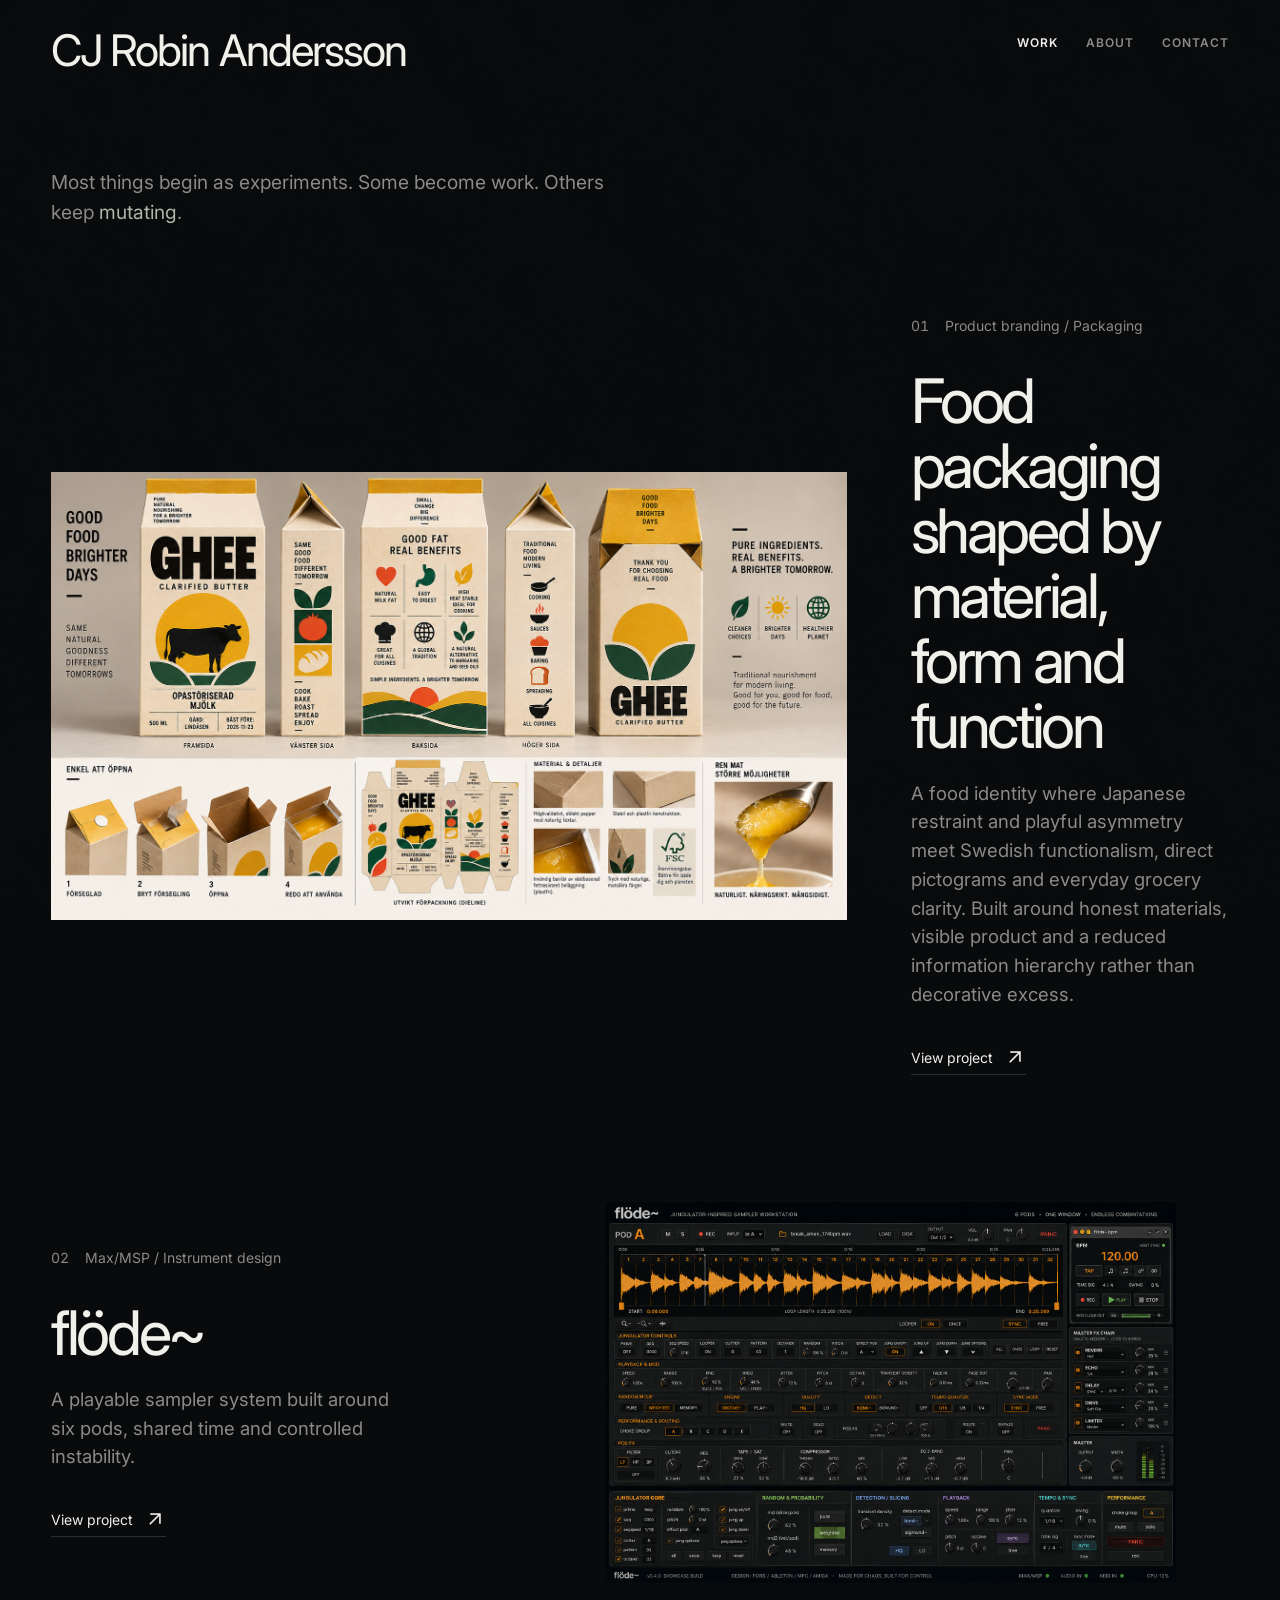
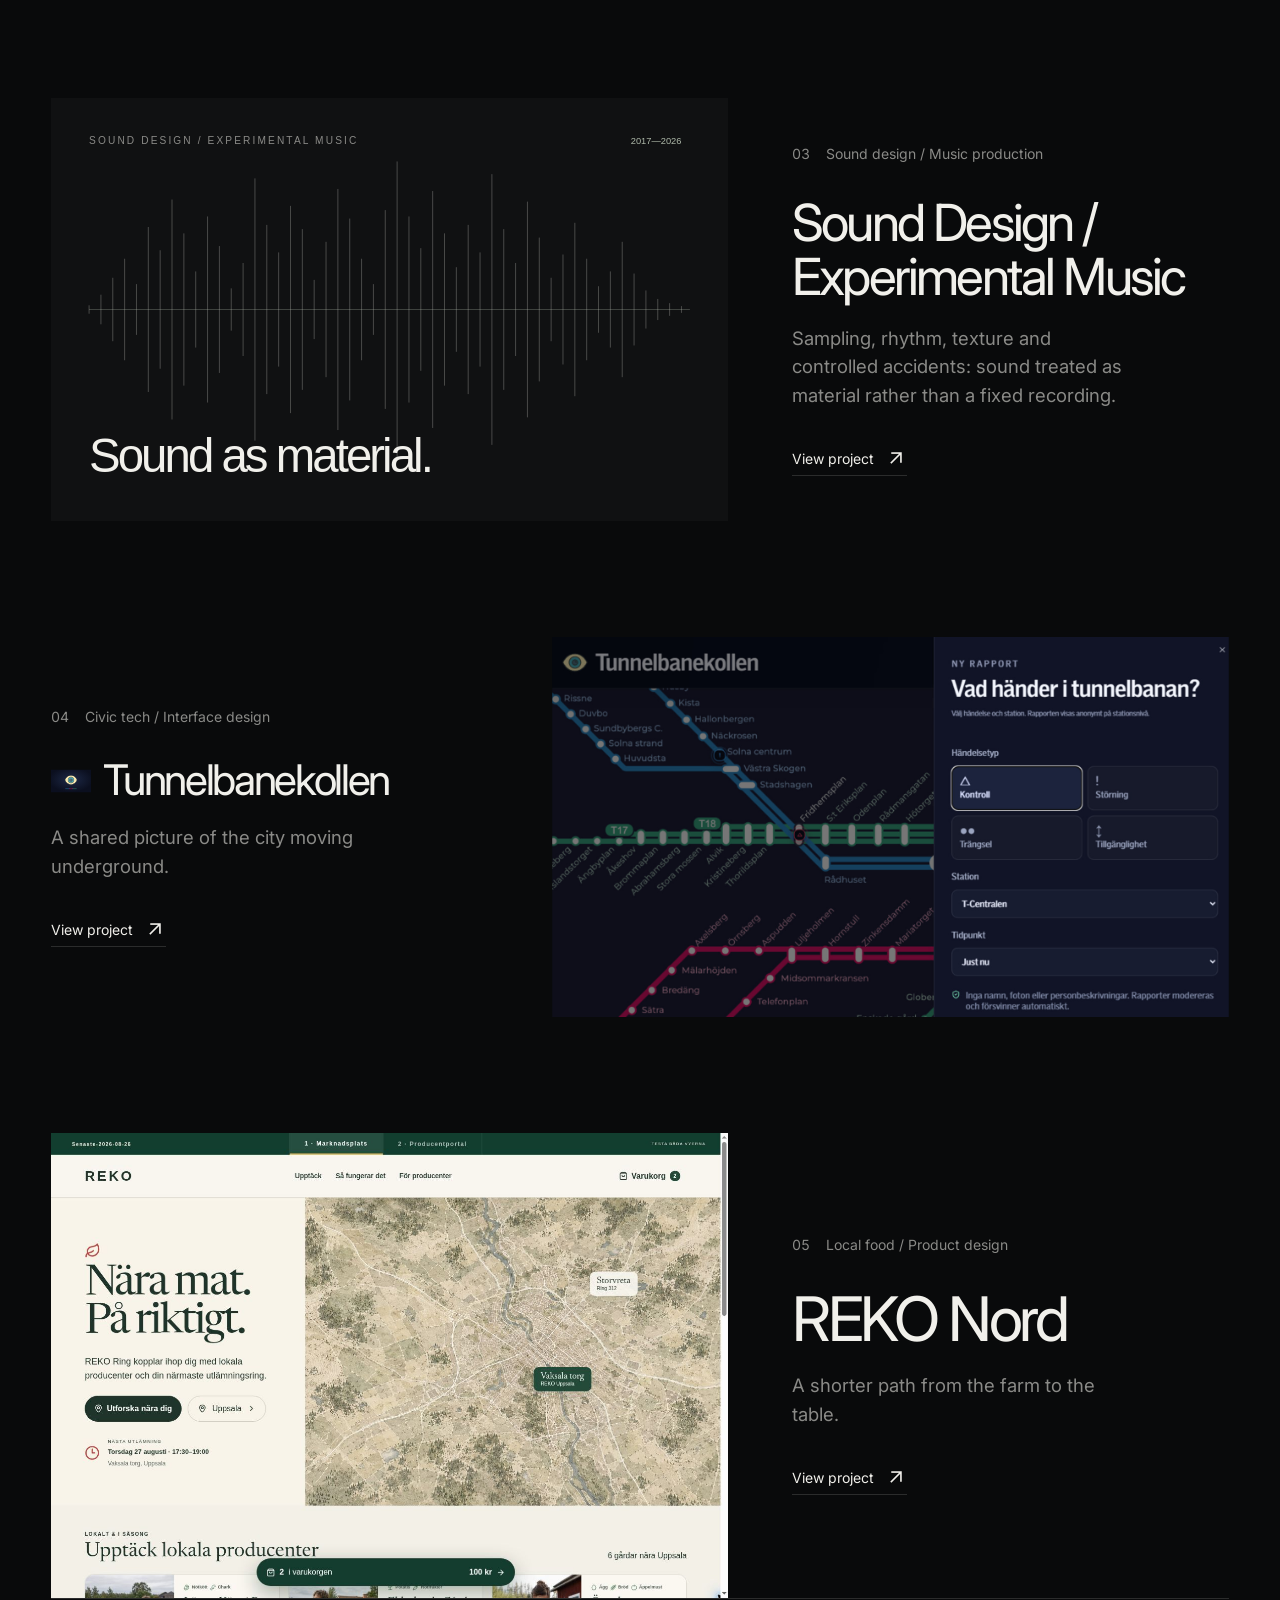
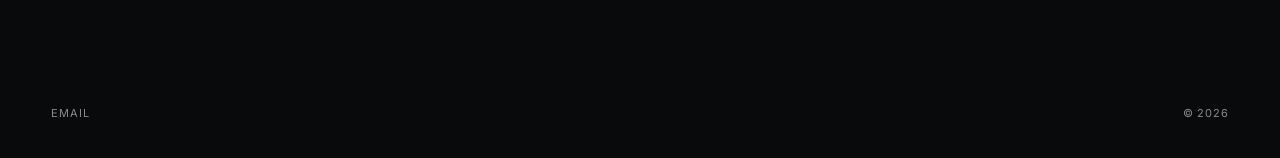
<file: index.html>
<!doctype html>
<html lang="en">
<head>
  <meta charset="UTF-8" />
  <meta name="viewport" content="width=device-width, initial-scale=1.0" />
  <meta name="description" content="CJ Robin Andersson — selected projects in product, packaging, sound and software design, including Ghee / Guldsmör, flöde~, Tunnelbanekollen and REKO Nord." />
  <meta property="og:title" content="Robin Andersson — Selected Work" />
  <meta property="og:description" content="Explore packaging, product, sound and software design by CJ Robin Andersson." />
  <title>Robin Andersson — Selected Work</title>
  <link rel="preconnect" href="https://fonts.googleapis.com" />
  <link rel="preconnect" href="https://fonts.gstatic.com" crossorigin />
  <link rel="stylesheet" href="https://fonts.googleapis.com/css2?family=Inter:opsz,wght@14..32,300..700&display=swap" />
  <link rel="stylesheet" href="https://fonts.googleapis.com/icon?family=Material+Icons+Outlined" />
  <link rel="stylesheet" href="https://fonts.googleapis.com/css2?family=Material+Symbols+Outlined:opsz,wght,FILL,GRAD@20..48,400,0,0" />
  <link rel="stylesheet" href="styles.css?v=20260928-theme-fix-01" />
  <link rel="stylesheet" href="font-overrides.css?v=20260928-theme-fix-01" />
  <link rel="stylesheet" href="readability-overrides.css?v=20260928-theme-fix-01" />
  <link rel="stylesheet" href="project-image-enhancements.css?v=20260928-theme-fix-01" />
  <link rel="stylesheet" href="colorado-soundtrack.css?v=20261005-06" />
  <link rel="stylesheet" href="flode-story.css?v=20260928-theme-fix-01" />
</head>
<body>
  <a class="skip" href="#work">Skip to work</a>
  <header class="site-header">
    <a class="identity" href="#work" aria-label="CJ Robin Andersson, back to work">
      <strong>CJ Robin Andersson</strong>
    </a>
    <nav aria-label="Primary navigation">
      <a href="#work" data-route="work">Work</a><a href="#about" data-route="about">About</a><a href="#contact" data-route="contact">Contact</a>
    </nav>
  </header>

  <main>
    <div id="home-page" class="page-view">
      <div id="intro" class="intro">
        <div class="intro-copy">
          <p>Most things begin as experiments. Some become work. Others keep <span class="mutating-word">mutating</span>.</p>
        </div>
      </div>
      <section id="work" class="work" aria-labelledby="work-title">
        <h1 id="work-title" class="sr-only">Selected work</h1>
        <p id="count" class="sr-only" aria-live="polite"></p>
        <div id="gallery" class="gallery"></div>
      </section>
    </div>

    <section id="about-page" class="about-page page-view" aria-labelledby="about-title" hidden>
      <div class="about-hero">
        <figure class="about-portrait">
          <img src="media/portfolio-pic.jpg" alt="Portrait of CJ Robin Andersson" loading="eager" decoding="async" />
        </figure>
        <div class="about-introduction">
          <p class="intro-kicker">About</p>
          <h1 id="about-title">CJ Robin Andersson</h1>
          <p class="about-lead">I’m Robin. My background sits somewhere between technology, art, music and design. More than a decade in the tech industry has taught me to look closely at how systems work, where they fail and how people actually experience them.</p>
          <p>Alongside that career, I’ve followed an independent creative path, driven more by curiosity than by a fixed discipline. I enjoy learning unfamiliar things, finding connections between ideas that do not usually sit together and turning loose possibilities into something tangible.</p>
          <p>I’m equally interested in entrepreneurship, marketing and product thinking—how an idea earns attention, develops an identity and finds the right form for the people it is meant to reach. I value clarity, strong character and leaving a little room for the unexpected.</p>
        </div>
      </div>

      <section class="about-directory" aria-label="Contact and skills">
        <div class="about-directory-column">
          <p class="intro-kicker">Get in touch</p>
          <h2>Contact</h2>
          <div class="directory-table">
            <a class="directory-row" href="mailto:hello@example.com"><span>Email</span><span class="material-symbols-outlined" aria-hidden="true">arrow_outward</span></a>
          </div>
        </div>
        <div class="about-directory-column">
          <p class="intro-kicker">Areas of practice</p>
          <h2>Skills</h2>
          <div class="directory-table">
            <div class="directory-row"><span>Graphic Design, Typography &amp; Visual Systems</span></div>
            <div class="directory-row"><span>Character Design &amp; Worldbuilding</span></div>
            <div class="directory-row"><span>Creative Coding &amp; Generative Media</span></div>
            <div class="directory-row"><span>Sound Design, Sampling &amp; Instrument Design</span></div>
            <div class="directory-row"><span>Photography, Print &amp; Moving Image</span></div>
            <div class="directory-row"><span>Product &amp; Interface Design</span></div>
          </div>
        </div>
      </section>

      <section class="about-tools" aria-labelledby="tools-title">
        <div class="about-section-heading">
          <p class="intro-kicker">Applications &amp; systems</p>
          <h2 id="tools-title">Tools I work with</h2>
        </div>
        <div class="tools-table" role="table" aria-label="Applications and areas of experience">
          <div class="tools-row tools-row-head" role="row">
            <span role="columnheader">Tool / System</span><span role="columnheader">How I use it</span>
          </div>
          <div class="tools-row" role="row"><span class="tool-name" role="cell"><span class="material-symbols-outlined" aria-hidden="true">colors</span>Adobe Creative Cloud</span><span role="cell">Image-making, graphic design, photo manipulation, compositing, print production and moving-image editing</span></div>
          <div class="tools-row" role="row"><span class="tool-name" role="cell"><span class="material-symbols-outlined" aria-hidden="true">hub</span>Max/MSP</span><span role="cell">Building modular sound systems, generative processes and custom instruments</span></div>
          <div class="tools-row" role="row"><span class="tool-name" role="cell"><span class="material-symbols-outlined" aria-hidden="true">graphic_eq</span>Max for Live</span><span role="cell">Creating playable Ableton devices, sequencers and real-time audio processing</span></div>
          <div class="tools-row" role="row"><span class="tool-name" role="cell"><span class="material-symbols-outlined" aria-hidden="true">music_note</span>Ableton Live</span><span role="cell">Composing, sampling, sequencing, sound design and live performance</span></div>
          <div class="tools-row" role="row"><span class="tool-name" role="cell"><span class="material-symbols-outlined" aria-hidden="true">gesture</span>p5.js</span><span role="cell">Creating generative visuals, audio-reactive sketches and browser-based experiments</span></div>
          <div class="tools-row" role="row"><span class="tool-name" role="cell"><span class="material-symbols-outlined" aria-hidden="true">code</span>JavaScript</span><span role="cell">Developing interactive web experiences, creative systems and custom tools</span></div>
          <div class="tools-row" role="row"><span class="tool-name" role="cell"><span class="material-symbols-outlined" aria-hidden="true">terminal</span>Python</span><span role="cell">Writing scripts to process data, automate repetitive tasks and support technical troubleshooting</span></div>
          <div class="tools-row" role="row"><span class="tool-name" role="cell"><span class="material-symbols-outlined" aria-hidden="true">design_services</span>Figma</span><span role="cell">Interface design, prototyping and visual system development</span></div>
          <div class="tools-row" role="row"><span class="tool-name" role="cell"><span class="material-symbols-outlined" aria-hidden="true">auto_awesome</span>ChatGPT / Codex &amp; Claude</span><span role="cell">Ideation, coding support, research and generative workflows</span></div>
          <div class="tools-row" role="row"><span class="tool-name" role="cell"><span class="material-symbols-outlined" aria-hidden="true">dns</span>Windows Server</span><span role="cell">Administering server environments, maintaining business applications and resolving operational issues</span></div>
          <div class="tools-row" role="row"><span class="tool-name" role="cell"><span class="material-symbols-outlined" aria-hidden="true">manage_accounts</span>Active Directory &amp; Microsoft Entra ID</span><span role="cell">Supporting user accounts, permissions and access, and troubleshooting sign-in issues</span></div>
          <div class="tools-row" role="row"><span class="tool-name" role="cell"><span class="material-symbols-outlined" aria-hidden="true">devices</span>Configuration Manager (SCCM)</span><span role="cell">Working with managed Windows devices, software distribution and endpoint troubleshooting</span></div>
          <div class="tools-row" role="row"><span class="tool-name" role="cell"><span class="material-symbols-outlined" aria-hidden="true">support_agent</span>CRM systems</span><span role="cell">Managing customer cases, maintaining interaction history and coordinating support follow-up</span></div>
          <div class="tools-row" role="row"><span class="tool-name" role="cell"><span class="material-symbols-outlined" aria-hidden="true">sync_alt</span>EDI / B2B integration</span><span role="cell">Analysing XML and EDIFACT messages, configuring mappings and resolving order and invoice integration issues</span></div>
          <div class="tools-row" role="row"><span class="tool-name" role="cell"><span class="material-symbols-outlined" aria-hidden="true">account_tree</span>DevOps / CI/CD</span><span role="cell">Supporting development environments, deployment workflows and collaboration between development and operations</span></div>
          <div class="tools-row" role="row"><span class="tool-name" role="cell"><span class="material-symbols-outlined" aria-hidden="true">view_kanban</span>Jira &amp; Confluence</span><span role="cell">Administering Atlassian tools, troubleshooting workflows and permissions, and maintaining team documentation</span></div>
        </div>
      </section>
    </section>

  </main>

  <footer id="contact">
    <div><a href="mailto:hello@example.com">Email</a></div>
    <p>© <span id="year"></span></p>
  </footer>

  <dialog id="viewer" class="viewer" aria-labelledby="viewer-title">
    <div class="viewer-topbar">
      <button class="viewer-close" aria-label="Back to selected work">
        <span class="material-symbols-outlined" aria-hidden="true">arrow_back</span>
        <span>All work</span>
      </button>
      <div class="viewer-progress"><span id="viewer-position"></span><span aria-hidden="true">/</span><span id="viewer-total"></span></div>
    </div>
    <article id="viewer-page" class="viewer-page">
      <header class="project-hero">
        <div class="project-hero-copy">
          <p id="viewer-category" class="project-eyebrow"></p>
          <h2 id="viewer-title"></h2>
          <p id="viewer-summary" class="project-summary"></p>
          <dl class="project-facts">
            <div><dt>Made</dt><dd id="viewer-what"></dd></div>
            <div><dt>Why</dt><dd id="viewer-why"></dd></div>
            <div><dt>Notes</dt><dd id="viewer-thoughts"></dd></div>
            <div><dt>Tools</dt><dd id="viewer-software"></dd></div>
          </dl>
          <a id="viewer-original" class="viewer-original" target="_blank" rel="noreferrer">View original resolution</a>
        </div>
        <div id="viewer-hero-media" class="project-hero-media"></div>
      </header>
      <div id="viewer-theme-feature"></div>
      <div id="viewer-story" class="project-story"></div>
      <nav class="project-pagination" aria-label="Project navigation">
        <button class="viewer-prev" type="button"><span class="material-symbols-outlined" aria-hidden="true">arrow_back</span><span>Previous project</span></button>
        <button class="viewer-next" type="button"><span>Next project</span><span class="material-symbols-outlined" aria-hidden="true">arrow_forward</span></button>
      </nav>
    </article>
  </dialog>
  <script src="projects.js?v=20261005-04"></script>
  <script src="app.js?v=20261005-06"></script>
  <script src="colorado-soundtrack.js?v=20261005-04"></script>
  <script src="project-image-lightbox.js?v=20261005-04"></script>
</body>
</html>
</file>
<file: styles.css>
:root {
  --bg: #090a0b;
  --surface: #101112;
  --surface-soft: #151617;
  --ink: #f1f0eb;
  --muted: #8a8a87;
  --dim: #555654;
  --line: rgba(241, 240, 235, .15);
  --accent: #aeb9a9;
  --content: 1000px;
  --page: clamp(20px, 4vw, 56px);
  --gap: clamp(12px, 1.6vw, 22px);
  color: var(--ink);
  background: var(--bg);
  font-family: 'Inter', Arial, sans-serif;
  font-synthesis: none;
  text-rendering: optimizeLegibility;
}

* { box-sizing: border-box; }
html { scroll-behavior: smooth; background: var(--bg); }
body { min-width: 320px; margin: 0; background: var(--bg); color: var(--ink); }
body.viewer-open { overflow: hidden; }
a { color: inherit; text-decoration: none; }
button { color: inherit; font: inherit; }
img { max-width: 100%; }

.skip {
  position: fixed;
  z-index: 1000;
  top: -5rem;
  left: 1rem;
  padding: .7rem 1rem;
  background: var(--ink);
  color: var(--bg);
}
.skip:focus { top: 1rem; }
.sr-only {
  position: absolute !important;
  width: 1px !important;
  height: 1px !important;
  padding: 0 !important;
  margin: -1px !important;
  overflow: hidden !important;
  clip: rect(0, 0, 0, 0) !important;
  white-space: nowrap !important;
  border: 0 !important;
}

.site-header {
  width: min(calc(100% - (2 * var(--page))), 1180px);
  min-height: 104px;
  margin: 0 auto;
  display: flex;
  align-items: flex-start;
  justify-content: space-between;
  padding: 30px 0;
}
.identity strong {
  display: block;
  font-family: 'Inter', Arial, sans-serif;
  font-size: clamp(30px, 3.4vw, 50px);
  font-weight: 430;
  line-height: .95;
  letter-spacing: -.045em;
}
.site-header nav {
  display: flex;
  gap: clamp(18px, 2.2vw, 34px);
  padding-top: 5px;
  font-size: 12px;
  font-weight: 600;
  letter-spacing: .08em;
  text-transform: uppercase;
}
.site-header nav a,
footer a { color: var(--muted); transition: color .18s ease; }
.site-header nav a:hover,
.site-header nav a:focus-visible,
footer a:hover,
footer a:focus-visible { color: var(--ink); }
.site-header nav a[aria-current='page'] { color: var(--ink); }

.page-view[hidden] { display: none; }

.intro {
  width: min(calc(100% - (2 * var(--page))), 1180px);
  margin: clamp(34px, 5vw, 70px) auto clamp(44px, 6vw, 84px);
}
.intro-kicker,
.project-eyebrow {
  margin: 0 0 22px;
  color: var(--muted);
  font-size: 11px;
  font-weight: 600;
  letter-spacing: .13em;
  text-transform: uppercase;
}
.intro-copy {
  max-width: 47ch;
  margin: 0;
  color: var(--muted);
  font-size: clamp(16px, 1.5vw, 20px);
  line-height: 1.55;
}
.intro-copy p { margin: 0; }
.mutating-word {
  display: inline-block;
  color: var(--accent);
  transform-origin: center;
  animation: mutate-word 6.4s steps(1, end) infinite;
}
@keyframes mutate-word {
  0%, 76%, 100% {
    letter-spacing: normal;
    filter: none;
    transform: none;
    text-shadow: none;
  }
  78% {
    letter-spacing: .045em;
    filter: blur(.25px);
    transform: skewX(-7deg) translateY(-1px);
    text-shadow: -1px 0 #68b9ad, 1px 0 #b96886;
  }
  80% {
    letter-spacing: -.025em;
    filter: blur(.55px);
    transform: scaleX(1.08) skewX(4deg);
    text-shadow: 2px 0 #68b9ad, -2px 0 #b96886;
  }
  82% {
    letter-spacing: .02em;
    filter: none;
    transform: translateX(1px) scaleY(.92);
    text-shadow: -1px 1px #68b9ad;
  }
  84% { letter-spacing: normal; filter: none; transform: none; text-shadow: none; }
}

.about-page {
  width: min(calc(100% - (2 * var(--page))), var(--content));
  margin: clamp(72px, 9vw, 140px) auto clamp(120px, 15vw, 220px);
}
.about-hero {
  display: grid;
  grid-template-columns: minmax(0, .82fr) minmax(0, 1.18fr);
  gap: clamp(40px, 7vw, 96px);
  align-items: start;
}
.about-portrait {
  margin: 0;
  aspect-ratio: 1 / 1;
  overflow: hidden;
  background: var(--surface);
}
.about-portrait img {
  width: 100%;
  height: 100%;
  display: block;
  object-fit: cover;
  object-position: center;
}
.about-introduction h1 {
  margin: 0 0 38px;
  font-size: clamp(58px, 7vw, 96px);
  font-weight: 430;
  line-height: .9;
  letter-spacing: -.06em;
}
.about-introduction > p:not(.intro-kicker) {
  max-width: 620px;
  margin: 0 0 22px;
  color: var(--muted);
  font-size: 15px;
  line-height: 1.6;
}
.about-introduction .about-lead {
  color: var(--ink);
  font-size: clamp(22px, 2.4vw, 34px);
  line-height: 1.14;
  letter-spacing: -.025em;
}
.about-directory {
  display: grid;
  grid-template-columns: repeat(2, minmax(0, 1fr));
  gap: clamp(40px, 7vw, 96px);
  margin-top: clamp(90px, 11vw, 150px);
}
.about-directory-column .intro-kicker { margin-bottom: 18px; }
.about-directory-column h2 {
  margin: 0;
  font-size: clamp(40px, 5vw, 68px);
  font-weight: 430;
  line-height: .95;
  letter-spacing: -.05em;
}
.directory-table {
  margin-top: 34px;
  border-top: 1px solid var(--line);
}
.directory-row {
  min-height: 58px;
  display: flex;
  align-items: center;
  justify-content: space-between;
  gap: 20px;
  padding: 14px 0;
  border-bottom: 1px solid var(--line);
  color: var(--muted);
  font-size: 14px;
  line-height: 1.35;
}
a.directory-row { transition: color .18s ease; }
a.directory-row:hover,
a.directory-row:focus-visible { color: var(--ink); }
.directory-row .material-symbols-outlined { color: var(--accent); font-size: 19px; }
.about-tools {
  margin-top: clamp(110px, 14vw, 190px);
}
.about-section-heading {
  display: grid;
  grid-template-columns: minmax(180px, .82fr) minmax(0, 1.18fr);
  gap: clamp(40px, 7vw, 96px);
  align-items: end;
  margin-bottom: 34px;
}
.about-section-heading .intro-kicker { margin: 0; }
.about-section-heading h2 {
  margin: 0;
  font-size: clamp(40px, 5vw, 68px);
  font-weight: 430;
  line-height: .95;
  letter-spacing: -.05em;
}
.tools-table { border-top: 1px solid var(--line); }
.tools-row {
  min-height: 76px;
  display: grid;
  grid-template-columns: minmax(210px, .82fr) minmax(0, 1.18fr);
  gap: clamp(40px, 7vw, 96px);
  align-items: center;
  padding: 16px 0;
  border-bottom: 1px solid var(--line);
  color: var(--muted);
  font-size: 14px;
  line-height: 1.4;
}
.tools-row-head {
  min-height: 48px;
  color: var(--dim);
  font-size: 10px;
  font-weight: 600;
  letter-spacing: .12em;
  text-transform: uppercase;
}
.tool-name {
  display: flex;
  align-items: center;
  gap: 14px;
  color: var(--ink);
  font-size: 17px;
  font-weight: 500;
}
.tool-name .material-symbols-outlined {
  width: 28px;
  color: var(--accent);
  font-size: 22px;
}

.work {
  width: min(calc(100% - (2 * var(--page))), 1180px);
  margin: 0 auto;
}
.gallery {
  display: grid;
  gap: clamp(72px, 9vw, 132px);
}
.project { min-width: 0; margin: 0; }
.project-open {
  display: grid;
  grid-template-columns: minmax(0, 1.55fr) minmax(0, 1fr);
  align-items: center;
  gap: clamp(32px, 5vw, 72px);
  color: var(--ink);
}
.project:nth-child(even) .project-open {
  grid-template-columns: minmax(0, 1fr) minmax(0, 1.55fr);
}
.project:nth-child(even) .project-cover { order: 2; }
.project:nth-child(even) .project-card-copy { order: 1; }
.project-cover { min-width: 0; }
.project-cover img {
  display: block;
  width: 100%;
  height: auto;
  object-fit: contain;
  transition: transform .45s cubic-bezier(.2,.7,.2,1);
}
.project--flode .project-cover img { aspect-ratio: 1672 / 941; }
.project--sound-design .project-cover img { aspect-ratio: 16 / 10; }
.project--tunnelbanekollen .project-cover img { aspect-ratio: 16 / 9; }
.project--reko-nord .project-cover img { aspect-ratio: 1348 / 926; }
.project-card-copy { min-width: 0; padding: 12px 0; }
.project-card-meta {
  display: flex;
  gap: 16px;
  align-items: baseline;
  margin: 0 0 clamp(18px, 2.5vw, 34px);
  color: var(--muted);
  font-size: .875rem;
  line-height: 1.4;
}
.project-card-meta > span:first-child { font-variant-numeric: tabular-nums; }
.project-card-copy h2 {
  display: flex;
  align-items: center;
  gap: 12px;
  margin: 0 0 20px;
  font-size: clamp(38px, 4.8vw, 72px);
  font-weight: 430;
  line-height: 1.06;
  letter-spacing: -.055em;
}
.project--sound-design h2 { font-size: clamp(32px, 4vw, 58px); }
.project--tunnelbanekollen h2 { font-size: clamp(28px, 3.3vw, 46px); }
.project-card-icon { width: .95em; height: .95em; flex-shrink: 0; }
.project-card-summary {
  max-width: 29ch;
  margin: 0;
  color: var(--muted);
  font-size: clamp(16px, 1.45vw, 19px);
  line-height: 1.55;
}
.project-card-link {
  display: inline-flex;
  align-items: center;
  gap: 12px;
  margin-top: clamp(26px, 3vw, 42px);
  padding-bottom: 6px;
  border-bottom: 1px solid var(--line);
  font-size: .875rem;
  transition: border-color .2s ease;
}
.project-card-link .material-symbols-outlined {
  font-size: 21px;
  transition: transform .2s ease;
}
.project-open:hover .project-cover img { transform: translateY(-5px); }
.project-open:hover .project-card-link { border-color: var(--ink); }
.project-open:hover .project-card-link .material-symbols-outlined { transform: translate(3px, -3px); }
.project-open:focus-visible { outline: 2px solid var(--ink); outline-offset: 12px; }

footer {
  width: min(calc(100% - (2 * var(--page))), 1180px);
  min-height: 160px;
  margin: 0 auto;
  display: flex;
  align-items: flex-end;
  justify-content: space-between;
  gap: 30px;
  padding: 38px 0;
  border-top: 1px solid var(--line);
  color: var(--muted);
  font-size: 11px;
  letter-spacing: .08em;
  text-transform: uppercase;
}
footer div { display: flex; gap: 24px; }
footer p { margin: 0; }

.viewer {
  width: 100vw;
  max-width: none;
  height: 100dvh;
  max-height: none;
  margin: 0;
  padding: 0;
  border: 0;
  overflow-y: auto;
  background: var(--bg);
  color: var(--ink);
}
.viewer::backdrop { background: var(--bg); }
.viewer-topbar {
  position: sticky;
  z-index: 20;
  top: 0;
  width: 100%;
  height: 72px;
  display: flex;
  align-items: center;
  justify-content: space-between;
  padding: 0 var(--page);
  background: rgba(9,10,11,.91);
  border-bottom: 1px solid var(--line);
  backdrop-filter: blur(14px);
}
.viewer-close,
.viewer-progress,
.project-pagination button {
  display: flex;
  align-items: center;
  gap: 9px;
  border: 0;
  background: none;
  font-size: 11px;
  font-weight: 600;
  letter-spacing: .1em;
  text-transform: uppercase;
}
.viewer-close,
.project-pagination button { padding: 8px 0; cursor: pointer; }
.viewer-close .material-symbols-outlined,
.project-pagination .material-symbols-outlined { font-size: 20px; }
.viewer-progress { color: var(--muted); }
.viewer-page { min-height: 100%; }
.project-hero {
  width: min(calc(100% - (2 * var(--page))), 1180px);
  margin: 0 auto;
  display: grid;
  grid-template-columns: minmax(280px, .78fr) minmax(0, 1.55fr);
  gap: clamp(48px, 7vw, 110px);
  padding: clamp(68px, 7vw, 104px) 0 clamp(100px, 13vw, 190px);
}
.project-hero-copy { align-self: start; }
.project-hero h2 {
  margin: 0 0 28px;
  font-size: clamp(70px, 10vw, 152px);
  font-weight: 430;
  line-height: .82;
  letter-spacing: -.075em;
  overflow-wrap: anywhere;
}
.viewer-page.long-title .project-hero h2 {
  font-size: clamp(58px, 7vw, 94px);
  line-height: .9;
  letter-spacing: -.065em;
}
.project-hero h2.has-project-icon {
  display: flex;
  align-items: center;
  gap: clamp(14px, 1.6vw, 24px);
  overflow-wrap: normal;
}
.project-hero h2.has-project-icon span {
  min-width: 0;
  overflow-wrap: anywhere;
}
.project-title-icon {
  width: 46px;
  height: 50px;
  flex: 0 0 46px;
  object-fit: contain;
}
.project-summary {
  max-width: 460px;
  margin: 0 0 46px;
  color: var(--muted);
  font-size: clamp(17px, 1.7vw, 24px);
  line-height: 1.32;
}
.project-facts { margin: 0; border-top: 1px solid var(--line); }
.project-facts > div {
  display: grid;
  grid-template-columns: 80px 1fr;
  gap: 16px;
  padding: 13px 0;
  border-bottom: 1px solid var(--line);
}
.project-facts dt {
  color: var(--muted);
  font-size: 10px;
  font-weight: 600;
  letter-spacing: .11em;
  text-transform: uppercase;
}
.project-facts dd { margin: 0; font-size: 13px; line-height: 1.45; }
.viewer-original {
  width: max-content;
  display: inline-flex;
  margin-top: 26px;
  padding-bottom: 5px;
  border-bottom: 1px solid var(--muted);
  color: var(--muted);
  font-size: 11px;
  letter-spacing: .1em;
  text-transform: uppercase;
}
.viewer-original:hover,
.viewer-original:focus-visible { color: var(--ink); border-color: var(--ink); }
.project-hero-media {
  display: grid;
  gap: var(--gap);
  align-self: start;
}
.project-hero-media a,
.project-story-media a { display: block; }
.project-hero-media img,
.project-story-media img {
  width: 100%;
  height: auto;
  display: block;
  object-fit: contain;
  background: var(--surface);
}
.project-story {
  width: min(calc(100% - (2 * var(--page))), 1180px);
  margin: 0 auto;
}
.project-story-section {
  min-height: min(70vh, 760px);
  display: grid;
  grid-template-columns: 1fr 1fr;
  align-items: center;
  gap: clamp(48px, 8vw, 130px);
  padding: clamp(90px, 12vw, 180px) 0;
  border-top: 1px solid var(--line);
}
.project-story-section:nth-child(even) .project-story-copy { order: 2; }
.project-story-section--copy-only {
  min-height: 0;
  grid-template-columns: minmax(0, 1fr);
}
.project-story-section--copy-only .project-story-copy { max-width: 720px; }
.project-story-section--copy-only .project-story-copy p { max-width: 620px; }
.project-story-copy h3 {
  margin: 0 0 22px;
  font-size: clamp(34px, 4.5vw, 68px);
  font-weight: 430;
  line-height: .98;
  letter-spacing: -.05em;
}
.project-story-copy p {
  max-width: 470px;
  margin: 0 0 20px;
  color: var(--muted);
  font-size: 15px;
  line-height: 1.6;
}
.project-story-copy ul {
  margin: 30px 0 0;
  padding: 0;
  list-style: none;
  border-top: 1px solid var(--line);
}
.project-story-copy li {
  padding: 12px 0;
  border-bottom: 1px solid var(--line);
  color: var(--muted);
  font-size: 13px;
  line-height: 1.4;
}
.project-story-media--crop {
  overflow: hidden;
  background: var(--surface);
}
.project-story-media--crop a {
  width: 100%;
  height: 100%;
}
.project-story-media--crop img {
  width: 100%;
  height: 100%;
  object-fit: cover;
}
.crop-farm { aspect-ratio: 1.18 / 1; }
.crop-farm img { object-position: left center; }
.crop-cart { aspect-ratio: 1.3 / 1; }
.crop-cart img { object-position: 42% bottom; }
.crop-producer { aspect-ratio: 1.5 / 1; }
.crop-producer img { object-position: center; }
.crop-products { aspect-ratio: 1.7 / 1; }
.crop-products img { object-position: 45% 18%; }
.crop-orders { aspect-ratio: 1.9 / 1; }
.crop-orders img { object-position: center bottom; }
.project-story-media { min-width: 0; }
.project-story-media--audio,
.project-story-media--video,
.project-process-flow {
  border-top: 1px solid var(--line);
  border-bottom: 1px solid var(--line);
}
.project-audio-visual {
  min-height: clamp(240px, 28vw, 360px);
  display: flex;
  flex-direction: column;
  justify-content: space-between;
  padding: clamp(22px, 3vw, 38px);
  background:
    linear-gradient(to bottom, transparent 49.8%, rgba(241,240,235,.12) 50%, transparent 50.2%),
    repeating-linear-gradient(90deg, transparent 0 22px, rgba(241,240,235,.035) 22px 23px),
    var(--surface);
}
.project-audio-visual span {
  color: var(--muted);
  font-size: 10px;
  font-weight: 600;
  letter-spacing: .12em;
  text-transform: uppercase;
}
.project-audio-visual strong {
  max-width: 12ch;
  font-size: clamp(30px, 4vw, 58px);
  font-weight: 430;
  line-height: .95;
  letter-spacing: -.05em;
}
.project-audio-player {
  width: 100%;
  display: block;
  margin: 20px 0 0;
  color-scheme: dark;
  accent-color: var(--accent);
}
.soundcloud-player-wrapper {
  margin-top: 32px;
  padding: 12px;
  box-sizing: border-box;
  overflow: hidden;
  border: 1px solid #222222;
  border-radius: 4px;
  background: #121212;
}
.soundcloud-player-wrapper iframe {
  width: 100%;
  display: block;
  border: 0;
  border-radius: 2px;
}
.project-story-media--soundcloud {
  border-top-color: rgba(245, 197, 24, .26);
  border-bottom-color: rgba(245, 197, 24, .18);
}
.project-story-media--soundcloud .project-media-meta {
  border-top-color: rgba(245, 197, 24, .18);
}
.project-audio-status {
  margin: 0;
  padding: 18px 0;
  border-top: 1px solid var(--line);
  color: var(--muted);
  font-size: 12px;
  line-height: 1.45;
}
.project-media-meta {
  display: flex;
  flex-wrap: wrap;
  gap: 9px 18px;
  padding: 16px 0;
  border-top: 1px solid var(--line);
  color: var(--dim);
  font-size: 10px;
  font-variant-numeric: tabular-nums;
  font-weight: 600;
  letter-spacing: .08em;
  text-transform: uppercase;
}
.project-inline-link {
  width: max-content;
  max-width: 100%;
  display: inline-flex !important;
  align-items: center;
  gap: 9px;
  margin-top: 18px;
  padding-bottom: 5px;
  border-bottom: 1px solid var(--line);
  color: var(--muted);
  font-size: 11px;
  font-weight: 600;
  letter-spacing: .08em;
  text-transform: uppercase;
}
.project-inline-link:hover,
.project-inline-link:focus-visible { color: var(--ink); border-color: var(--ink); }
.project-inline-link .material-symbols-outlined { font-size: 18px; }
.project-story-media--video video {
  width: 100%;
  display: block;
  background: var(--surface);
}
.project-process-flow {
  padding: 0;
}
.project-process-step {
  min-height: 72px;
  display: grid;
  grid-template-columns: 58px 1fr;
  align-items: center;
  gap: 18px;
  border-bottom: 1px solid var(--line);
}
.project-process-step:last-of-type { border-bottom: 0; }
.project-process-step span {
  padding-left: 18px;
  color: var(--dim);
  font-size: 10px;
  font-variant-numeric: tabular-nums;
  font-weight: 600;
  letter-spacing: .1em;
}
.project-process-step strong {
  font-size: clamp(20px, 2vw, 28px);
  font-weight: 430;
  letter-spacing: -.025em;
}
.project-process-flow .project-media-meta { padding-inline: 18px; }
.project-process-flow .project-inline-link { margin-left: 18px; margin-bottom: 18px; }
.project-media-wall {
  display: grid;
  grid-template-columns: repeat(2, minmax(0, 1fr));
  gap: var(--gap);
  padding: clamp(90px, 12vw, 180px) 0;
  border-top: 1px solid var(--line);
}
.project-media-wall a:first-child:nth-last-child(odd) { grid-column: 1 / -1; }
.project-pagination {
  width: min(calc(100% - (2 * var(--page))), 1180px);
  margin: clamp(80px, 12vw, 170px) auto 0;
  display: flex;
  justify-content: space-between;
  padding: 32px 0 clamp(54px, 7vw, 96px);
  border-top: 1px solid var(--line);
}

@media (max-width: 820px) {
  .site-header { min-height: 88px; padding: 24px 0; }
  .identity strong { font-size: 30px; }
  .site-header nav { gap: 14px; font-size: 10px; }
  .intro { margin-top: 38px; margin-bottom: 54px; }
  .project-open,
  .project:nth-child(even) .project-open { grid-template-columns: 1fr; gap: 26px; }
  .project:nth-child(even) .project-cover,
  .project:nth-child(even) .project-card-copy { order: initial; }
  .project-card-copy { padding: 0; }
  .project-card-meta { margin-bottom: 18px; }
  .project-card-copy h2 { font-size: clamp(40px, 8vw, 66px); margin-bottom: 14px; }
  .project--sound-design h2 { font-size: clamp(34px, 7vw, 54px); }
  .project--tunnelbanekollen h2 { font-size: clamp(28px, 6.9vw, 50px); }
  .project-card-summary { max-width: 36ch; }
  .project-card-link { margin-top: 22px; }
  .project-hero { grid-template-columns: 1fr; padding-top: 64px; }
  .project-hero h2 { font-size: clamp(66px, 18vw, 118px); }
  .project-hero-media { order: -1; }
  .project-story-section { min-height: 0; grid-template-columns: 1fr; gap: 44px; }
  .project-story-section:nth-child(even) .project-story-copy { order: initial; }
  .project-audio-visual { min-height: 260px; }
  .about-hero,
  .about-section-heading,
  .about-directory { grid-template-columns: 1fr; }
  .about-hero { gap: 54px; }
  .about-portrait { width: min(72vw, 460px); }
  .about-section-heading { gap: 18px; }
  .about-directory { gap: 72px; }
}

@media (max-width: 520px) {
  :root { --page: 16px; --gap: 10px; }
  .site-header { align-items: flex-start; flex-direction: column; gap: 18px; }
  .identity strong { font-size: 27px; }
  .site-header nav { gap: 22px; padding-top: 0; font-size: 14px; }
  .intro { margin-top: 24px; margin-bottom: 40px; }
  .intro-kicker { margin-bottom: 16px; }
  .intro-copy { max-width: 32ch; font-size: 16px; }
  .gallery { gap: 64px; }
  .project-card-meta { gap: 12px; }
  footer { min-height: 136px; align-items: flex-end; }
  footer div { gap: 14px; }
  .soundcloud-player-wrapper { padding: 8px; margin-top: 24px; }
  .soundcloud-player-wrapper iframe { height: 340px; }
}
</file>
<file: font-overrides.css>
body {
  position: relative;
  isolation: isolate;
}

body::before {
  content: '';
  position: fixed;
  z-index: -1;
  inset: 0;
  pointer-events: none;
  background: url('media/paper-scan-texture-v2.jpg') repeat;
  background-size: 720px 720px;
  opacity: .035;
  filter: grayscale(1) invert(1) contrast(1.15);
  mix-blend-mode: screen;
}

/* Ghee / Packaging System: image-first editorial case study */
.project--ghee-packaging .project-open {
  grid-template-columns: minmax(0, 1.8fr) minmax(280px, .72fr);
}
.project--ghee-packaging .project-cover img {
  aspect-ratio: 1672 / 941;
  object-fit: contain;
}

.project-hero:has(.project-hero-media img[src*="media/ghee/"]) {
  width: min(calc(100% - (2 * var(--page))), 1440px);
  grid-template-columns: 1fr;
  gap: clamp(44px, 6vw, 86px);
  padding-bottom: clamp(110px, 12vw, 180px);
}
.project-hero:has(.project-hero-media img[src*="media/ghee/"]) .project-hero-media {
  order: -1;
  width: 100%;
}
.project-hero:has(.project-hero-media img[src*="media/ghee/"]) .project-hero-media img {
  width: 100%;
  max-height: none;
  background: transparent;
}
/* The open Ghee case now begins with the Material Direction board. */
.project-hero-media img[src*="ghee-packaging-board-16x9"] {
  content: url('media/ghee/ghee-packaging-board.png');
}
.project-hero:has(.project-hero-media img[src*="media/ghee/"]) .project-hero-copy {
  width: min(100%, 980px);
  display: grid;
  grid-template-columns: minmax(260px, .8fr) minmax(0, 1.2fr);
  gap: clamp(38px, 6vw, 90px);
  align-items: start;
}
.project-hero:has(.project-hero-media img[src*="media/ghee/"]) .project-hero-copy > .project-eyebrow,
.project-hero:has(.project-hero-media img[src*="media/ghee/"]) .project-hero-copy > h2 {
  grid-column: 1 / -1;
}
.project-hero:has(.project-hero-media img[src*="media/ghee/"]) .project-summary {
  max-width: 34ch;
  margin: 0;
}
.project-hero:has(.project-hero-media img[src*="media/ghee/"]) .project-facts {
  margin: 0;
}
.project-hero:has(.project-hero-media img[src*="media/ghee/"]) .viewer-original {
  grid-column: 2;
  margin-top: 0;
}

.project-story:has(img[src*="media/ghee/"]) {
  width: min(calc(100% - (2 * var(--page))), 1440px);
}
.project-story-section:has(img[src*="media/ghee/"]) {
  grid-template-columns: minmax(260px, .7fr) minmax(0, 1.55fr);
  gap: clamp(52px, 7vw, 120px);
  min-height: min(82vh, 920px);
  padding: clamp(96px, 11vw, 170px) 0;
}
.project-story-section:has(img[src*="media/ghee/"]):nth-child(even) {
  grid-template-columns: minmax(0, 1.55fr) minmax(260px, .7fr);
}
.project-story-section:has(img[src*="media/ghee/"]) .project-story-media img {
  width: 100%;
  max-height: 88vh;
  object-fit: contain;
  background: transparent;
}

/* Product-coded eyebrow palette. Each study gets its own quiet signal so the
   long case study breaks into clearly recognisable families without adding UI chrome. */
.project-hero:has(.project-hero-media img[src*="media/ghee/"]) .project-eyebrow {
  color: #d7bd72;
}
.project-story-section:has(img[src*="three-kimchi-jar-styles"]) .project-eyebrow {
  color: #e27d5b;
}
.project-story-section:has(img[src*="solsmor-jar-2-variants"]) .project-eyebrow {
  color: #d9a63a;
}
.project-story-section:has(img[src*="ghee-glass-study-front-back"]) .project-eyebrow {
  color: #c8b792;
}
.project-story-section:has(img[src*="ghee-glass-jar-tall"]) .project-eyebrow {
  color: #a6b89b;
}
.project-story-section:has(img[src*="solsmor-glass-variants-top3"]) .project-eyebrow {
  color: #d48c48;
}
.project-story-section:has(img[src*="fermenterat-te-4-styles"]) .project-eyebrow {
  color: #93b888;
}
.project-story-section:has(img[src*="fermenterat-te-1-bottle-design-1"]) .project-eyebrow {
  color: #b79ac8;
}
.project-story-section:has(img[src*="fermenterat-te-1-bottle-design-2"]) .project-eyebrow {
  color: #d78373;
}
.project-story-section:has(img[src*="naturlig-kefir-front-back-blue"]) .project-eyebrow {
  color: #76a7d8;
}
.project-story-section:has(img[src*="unpasteurised-milk-concept-front"]) .project-eyebrow {
  color: #dfb84d;
}
.project-story-section:has(img[src*="unpasteurised-milk-concept-back"]) .project-eyebrow {
  color: #7cb9af;
}

/* Hero product studies: let the jars dominate the page and reveal label detail. */
.project-story:has(img[src*="solsmor-jar-2-variants"]) {
  width: min(calc(100% - 32px), 1680px);
}
.project-story-section:has(img[src*="solsmor-glass-variants"]),
.project-story-section:has(img[src*="solsmor-jar-2-variants"]) {
  grid-template-columns: minmax(235px, .5fr) minmax(0, 2fr);
  gap: clamp(32px, 4vw, 64px);
}
.project-story-section:has(img[src*="solsmor-glass-variants"]):nth-child(even),
.project-story-section:has(img[src*="solsmor-jar-2-variants"]):nth-child(even) {
  grid-template-columns: minmax(0, 2fr) minmax(235px, .5fr);
}
.project-story-section:has(img[src*="solsmor-glass-variants"]) .project-story-media img,
.project-story-section:has(img[src*="solsmor-jar-2-variants"]) .project-story-media img {
  max-height: none;
  width: 100%;
}

/* Solsmör glass study: keep only the three hero jars, but leave a calm tabletop margin beneath them. */
.project-story-section:has(img[src*="solsmor-glass-variants"]) .project-story-media {
  width: 106%;
  margin-left: -3%;
  overflow: visible;
  background: #ded9d2;
  padding-bottom: clamp(22px, 2vw, 34px);
}
.project-story-section:has(img[src*="solsmor-glass-variants"]) .project-story-media a {
  display: block;
  width: 100%;
  aspect-ratio: 2.60 / 1;
  overflow: hidden;
  background: #ded9d2;
}
.project-story-section:has(img[src*="solsmor-glass-variants"]) .project-story-media img {
  width: 100%;
  height: 100%;
  max-height: none;
  object-fit: cover;
  object-position: center top;
  transform: none;
}

/* Wide design boards should breathe across the page. */
.project-story-section:has(img[src*="ghee-packaging-board"]) {
  grid-template-columns: 1fr;
  min-height: 0;
  gap: clamp(44px, 6vw, 80px);
}
.project-story-section:has(img[src*="ghee-packaging-board"]) .project-story-copy {
  order: 2;
  width: min(100%, 720px);
}
.project-story-section:has(img[src*="ghee-packaging-board"]) .project-story-media {
  order: 1;
  width: 100%;
}
.project-story-section:has(img[src*="ghee-packaging-board"]) .project-story-media img {
  max-height: none;
}

@media (max-width: 820px) {
  .project--ghee-packaging .project-open,
  .project-hero:has(.project-hero-media img[src*="media/ghee/"]) .project-hero-copy,
  .project-story-section:has(img[src*="media/ghee/"]),
  .project-story-section:has(img[src*="media/ghee/"]):nth-child(even),
  .project-story-section:has(img[src*="solsmor-glass-variants"]),
  .project-story-section:has(img[src*="solsmor-glass-variants"]):nth-child(even),
  .project-story-section:has(img[src*="solsmor-jar-2-variants"]),
  .project-story-section:has(img[src*="solsmor-jar-2-variants"]):nth-child(even) {
    grid-template-columns: 1fr;
  }
  .project-story:has(img[src*="solsmor-jar-2-variants"]) {
    width: min(calc(100% - (2 * var(--page))), 1440px);
  }
  .project-story-section:has(img[src*="solsmor-glass-variants"]) .project-story-media {
    width: 100%;
    margin-left: 0;
    padding-bottom: 18px;
  }
  .project-hero:has(.project-hero-media img[src*="media/ghee/"]) .viewer-original {
    grid-column: 1;
  }
  .project-story-section:has(img[src*="media/ghee/"]) .project-story-copy,
  .project-story-section:has(img[src*="media/ghee/"]):nth-child(even) .project-story-copy {
    order: 2;
  }
  .project-story-section:has(img[src*="media/ghee/"]) .project-story-media {
    order: 1;
  }
}
</file>
<file: readability-overrides.css>
/* Portfolio theme guard: keep the established dark neutral palette and Inter typography. */
:root {
  color-scheme: dark;
  --bg: #090a0b;
  --surface: #101112;
  --surface-soft: #151617;
  --ink: #f1f0eb;
  --muted: #8a8a87;
  --dim: #555654;
  --line: rgba(241, 240, 235, .15);
  --accent: #aeb9a9;
}

html,
body {
  background: var(--bg);
  color: var(--ink);
  font-family: 'Inter', 'Helvetica Neue', Helvetica, Arial, sans-serif;
}

button,
input,
select,
textarea {
  font-family: inherit;
}

/* Prevent browser link-history/default colours from leaking into the design. */
a,
a:link,
a:visited {
  color: inherit;
}

.identity,
.identity:link,
.identity:visited,
.identity strong,
.project-open,
.project-open:link,
.project-open:visited,
.project-card-copy h2,
.about-introduction h1,
.about-directory-column h2,
.about-section-heading h2,
#viewer-title,
.project-story-copy h3 {
  color: var(--ink);
}

.site-header nav a,
.site-header nav a:link,
.site-header nav a:visited,
footer a,
footer a:link,
footer a:visited,
.intro-copy,
.project-card-meta,
.project-card-summary,
.project-summary,
.project-story-copy > p:not(.project-eyebrow),
.project-story-copy li {
  color: var(--muted);
}

.site-header nav a:hover,
.site-header nav a:focus-visible,
.site-header nav a[aria-current='page'],
footer a:hover,
footer a:focus-visible {
  color: var(--ink);
}

.mutating-word {
  color: var(--accent);
}

.viewer,
.viewer::backdrop {
  background: var(--bg);
  color: var(--ink);
}

/* Portfolio readability: 12% larger project story copy across all case studies. */
.project-story-copy h3 {
  font-size: clamp(38px, 5.04vw, 76px);
}

.project-story-copy > p:not(.project-eyebrow) {
  font-size: 16.8px;
}

.project-story-copy li {
  font-size: clamp(16.8px, 1.29vw, 19px);
  line-height: 1.58;
}

.project-story-copy li + li {
  margin-top: .42em;
}

@media (max-width: 600px) {
  .project-story-copy h3 {
    font-size: 44.8px;
  }
}
</file>
<file: project-image-enhancements.css>
/* Project image presentation only. Kept separate from the portfolio base UI. */

.viewer .project-hero-media a,
.viewer .project-story-media a,
.viewer .project-media-wall a {
  position: relative;
  display: block;
  padding: clamp(5px, .55vw, 9px);
  overflow: hidden;
  background:
    radial-gradient(circle at 50% 18%, rgba(174, 185, 169, .045), transparent 58%),
    linear-gradient(145deg, rgba(255,255,255,.032), rgba(255,255,255,.012));
  border: 1px solid rgba(241, 240, 235, .09);
  box-shadow: 0 18px 48px rgba(0, 0, 0, .16);
  cursor: zoom-in;
  transition: transform .22s ease, border-color .22s ease, box-shadow .22s ease, background .22s ease;
}

.viewer .project-hero-media a:hover,
.viewer .project-story-media a:hover,
.viewer .project-media-wall a:hover,
.viewer .project-hero-media a:focus-visible,
.viewer .project-story-media a:focus-visible,
.viewer .project-media-wall a:focus-visible {
  transform: translateY(-2px);
  border-color: rgba(241, 240, 235, .16);
  box-shadow: 0 24px 58px rgba(0, 0, 0, .20);
  background:
    radial-gradient(circle at 50% 18%, rgba(174, 185, 169, .06), transparent 60%),
    linear-gradient(145deg, rgba(255,255,255,.04), rgba(255,255,255,.014));
}

.viewer .project-hero-media a:focus-visible,
.viewer .project-story-media a:focus-visible,
.viewer .project-media-wall a:focus-visible {
  outline: 1px solid rgba(241, 240, 235, .42);
  outline-offset: 4px;
}

.viewer .project-hero-media img,
.viewer .project-story-media img,
.viewer .project-media-wall img {
  background: var(--surface);
}

/* Full-viewport shell guarantees true centering, including mobile Safari. */
.image-lightbox {
  position: fixed;
  inset: 0;
  width: 100vw;
  max-width: none;
  height: 100dvh;
  max-height: none;
  margin: 0;
  padding:
    max(18px, env(safe-area-inset-top))
    max(16px, env(safe-area-inset-right))
    max(18px, env(safe-area-inset-bottom))
    max(16px, env(safe-area-inset-left));
  border: 0;
  overflow: hidden;
  background: transparent;
  color: var(--ink);
}

.image-lightbox[open] {
  display: grid;
  place-items: center;
}

.image-lightbox::backdrop {
  background: rgba(5, 6, 7, .84);
  backdrop-filter: blur(10px);
}

.image-lightbox__panel {
  position: relative;
  display: grid;
  place-items: center;
  width: fit-content;
  max-width: min(92vw, 1500px);
  height: fit-content;
  max-height: 88dvh;
  padding: 5px;
  background: rgba(16, 17, 18, .38);
  border: 1px solid rgba(241, 240, 235, .08);
  box-shadow: 0 30px 90px rgba(0, 0, 0, .38);
}

.image-lightbox__image {
  display: block;
  width: auto;
  max-width: calc(92vw - 10px);
  height: auto;
  max-height: calc(88dvh - 10px);
  object-fit: contain;
  background: var(--surface);
}

.image-lightbox__close {
  position: absolute;
  z-index: 2;
  top: 9px;
  right: 9px;
  width: 32px;
  height: 32px;
  display: grid;
  place-items: center;
  padding: 0;
  border: 1px solid rgba(241, 240, 235, .13);
  border-radius: 50%;
  outline: none;
  background: rgba(9, 10, 11, .72);
  color: rgba(241, 240, 235, .92);
  cursor: pointer;
  backdrop-filter: blur(8px);
  -webkit-tap-highlight-color: transparent;
  transition: background .18s ease, border-color .18s ease, transform .18s ease;
}

.image-lightbox__close:hover {
  background: rgba(25, 26, 27, .9);
  border-color: rgba(241, 240, 235, .24);
  transform: scale(1.03);
}

.image-lightbox__close:focus-visible {
  outline: 1px solid rgba(241, 240, 235, .36);
  outline-offset: 2px;
  background: rgba(20, 21, 22, .88);
  border-color: rgba(241, 240, 235, .20);
}

.image-lightbox__close .material-symbols-outlined {
  font-size: 18px;
}

@media (max-width: 520px) {
  .viewer .project-hero-media a,
  .viewer .project-story-media a,
  .viewer .project-media-wall a {
    padding: 3px;
    border-color: rgba(241, 240, 235, .07);
    box-shadow: 0 10px 28px rgba(0, 0, 0, .12);
  }

  .image-lightbox {
    padding:
      max(14px, env(safe-area-inset-top))
      max(12px, env(safe-area-inset-right))
      max(14px, env(safe-area-inset-bottom))
      max(12px, env(safe-area-inset-left));
  }

  .image-lightbox__panel {
    max-width: 94vw;
    max-height: 82dvh;
    padding: 3px;
    background: rgba(16, 17, 18, .22);
    border-color: rgba(241, 240, 235, .065);
    box-shadow: 0 24px 70px rgba(0, 0, 0, .32);
  }

  .image-lightbox__image {
    max-width: calc(94vw - 6px);
    max-height: calc(82dvh - 6px);
  }

  .image-lightbox__close {
    top: 7px;
    right: 7px;
    width: 30px;
    height: 30px;
    border-color: rgba(241, 240, 235, .11);
    background: rgba(9, 10, 11, .68);
  }

  .image-lightbox__close .material-symbols-outlined {
    font-size: 17px;
  }
}

@media (prefers-reduced-motion: reduce) {
  .viewer .project-hero-media a,
  .viewer .project-story-media a,
  .viewer .project-media-wall a,
  .image-lightbox__close {
    transition: none;
  }
}
</file>
<file: colorado-soundtrack.css>
/* Scoped to Colorado; other sound sections retain their existing layout. */
.project-story-section.colorado-soundtrack-section {
  grid-template-columns: minmax(0, 1.15fr) minmax(0, .85fr);
  align-items: start;
  gap: clamp(28px, 5vw, 72px);
  min-height: 0;
  padding: clamp(48px, 7vw, 100px) 0;
}
.project-story-section.colorado-soundtrack-section .project-story-copy {
  order: 0;
  min-width: 0;
}
.colorado-soundtrack-section .project-story-copy h3,
.colorado-soundtrack-section .project-story-copy p,
.colorado-soundtrack-section .project-media-meta {
  color: #f1f0eb;
}
.colorado-soundtrack-section .project-story-copy h3 {
  font-size: 80px;
  line-height: 1.05;
  overflow-wrap: normal;
}
.colorado-soundtrack-section .project-story-copy .project-eyebrow,
.colorado-soundtrack-section .project-story-copy h4 {
  color: #f5c518;
}
.colorado-soundtrack-section .project-story-copy h4 {
  margin: 28px 0 10px;
  font-size: 16px;
  line-height: 1.4;
}
.colorado-soundtrack-section .project-story-copy p {
  max-width: 65ch;
  font-size: 15px;
  line-height: 1.65;
}
.colorado-soundtrack-section .project-story-copy .colorado-intro {
  font-size: 18px;
  line-height: 1.5;
}
.colorado-soundtrack-section .colorado-credits {
  width: 100%;
  max-width: 460px;
  margin: 24px 0 32px;
  border-collapse: collapse;
  color: #f1f0eb;
  font-family: inherit;
  font-size: 14px;
  line-height: 1.5;
  text-align: left;
}
.colorado-credits thead th {
  padding: 10px 12px;
  background: rgba(241,240,235,.08);
  font-weight: 600;
}
.colorado-credits tbody th,
.colorado-credits tbody td {
  padding: 8px 12px;
  border-bottom: 1px solid rgba(241,240,235,.12);
  vertical-align: top;
}
.colorado-credits tbody th { width: 100px; font-weight: 600; }
@media (max-width: 820px) {
  .colorado-soundtrack-section .project-story-copy h3 { font-size: clamp(40px, 10vw, 80px); }
}
.colorado-soundtrack-section .colorado-poster { margin: 0; min-width: 0; }
.colorado-soundtrack-section .colorado-poster img {
  display: block;
  width: 100%;
  height: auto;
  object-fit: contain;
}
.colorado-soundtrack-section .colorado-media-column { min-width: 0; }
.colorado-soundtrack-section .colorado-soundtrack { margin-top: 20px; }
.colorado-soundtrack-section .colorado-soundtrack > p {
  color: #f1f0eb;
  font-size: 15px;
  line-height: 1.65;
}
.colorado-soundtrack-section .soundcloud-player-wrapper {
  width: 100%;
  margin: 20px 0;
  padding: 0;
  border: 0;
  overflow: hidden;
}
.colorado-soundtrack-section .soundcloud-player-wrapper iframe {
  display: block;
  width: 100%;
  height: 450px;
  border: 0;
}
.colorado-soundtrack-section .project-media-meta { flex-wrap: wrap; gap: 8px 16px; }
@media (max-width: 820px) {
  .project-story-section.colorado-soundtrack-section { grid-template-columns: minmax(0, 1fr); }
  .colorado-soundtrack-section .colorado-media-column { width: 100%; }
}

/* Reference player: restrained controls, monospaced track list, active amber. */
.cp-player[hidden], .cp-status[hidden] { display: none; }
.cp-player {
  padding: 24px 0 12px;
  color: #deddd7;
  font-family: 'Courier New', monospace;
}
.cp-controls { display: grid; grid-template-columns: 42px minmax(0, 1fr) auto; align-items: center; gap: 14px; }
.cp-cover { width: 42px; height: 58px; object-fit: cover; }
.cp-play, .cp-skip { display: grid; place-items: center; padding: 0; background: none; color: inherit; cursor: pointer; }
.cp-play { width: 46px; height: 46px; border: 1px solid #d1d0c9; border-radius: 50%; background: #f1f0eb; color: #171717; }
.cp-play .material-symbols-outlined { font-size: 30px; font-variation-settings: 'FILL' 1; }
.cp-transport { display: flex; justify-content: center; align-items: center; gap: 8px; }
.cp-skip { border: 0; width: 40px; height: 44px; }
.cp-skip svg { width: 26px; height: 26px; fill: currentColor; }
.cp-volume-control { display: flex; align-items: center; gap: 8px; width: 108px; }
.cp-volume-icon { font-size: 22px; }
.cp-controls > .cp-seek { grid-column: 1 / -1; grid-row: 2; }
.cp-time { grid-column: 1 / -1; grid-row: 3; text-align: center; }
.cp-time { font-size: 11px; white-space: nowrap; letter-spacing: .02em; font-variant-numeric: tabular-nums; }
.cp-seek, .cp-volume { appearance: none; width: 100%; min-width: 0; height: 2px; background: #b1b0ab; border: 0; margin: 0; cursor: pointer; accent-color: #f1f0eb; }
.cp-seek::-webkit-slider-thumb, .cp-volume::-webkit-slider-thumb { appearance: none; width: 8px; height: 8px; border-radius: 50%; background: #f1f0eb; }
.cp-seek::-moz-range-thumb, .cp-volume::-moz-range-thumb { width: 8px; height: 8px; border: 0; border-radius: 50%; background: #f1f0eb; }
.cp-player button:focus-visible, .cp-seek:focus-visible, .cp-volume:focus-visible { outline: 2px solid #f5c518; outline-offset: 5px; }
.cp-player button:disabled { opacity: .4; cursor: wait; }
.cp-tracks { margin: 32px 0 0; padding: 0; list-style: none; }
.cp-tracks li { margin: 0; padding: 0; border-bottom: 1px solid rgba(241,240,235,.12); }
.cp-tracks button { width: 100%; display: grid; grid-template-columns: 26px minmax(0,1fr) 48px; gap: 16px; align-items: baseline; padding: 18px 0; background: none; border: 0; text-align: left; color: #c7c6c0; font: inherit; font-size: 14px; line-height: 1.4; letter-spacing: .025em; cursor: pointer; }
.cp-title { overflow-wrap: anywhere; }
.cp-number { color: #a3a29d; font-variant-numeric: tabular-nums; }
.cp-duration { text-align: right; font-variant-numeric: tabular-nums; }
.cp-tracks button[aria-current="true"], .cp-tracks button:hover { color: #f5c518; }
.cp-status { font-size: 13px; }
.colorado-soundtrack { position: relative; }
.colorado-soundtrack.cp-enhancing .soundcloud-player-wrapper { position: absolute; left: 0; top: 0; width: 100%; height: 450px; opacity: 0; clip-path: inset(50%); pointer-events: none; margin: 0; }
@media (max-width: 420px) {
  .cp-controls { grid-template-columns: 34px minmax(0,1fr) 76px; gap: 8px; }
  .cp-cover { width: 34px; height: 48px; }
  .cp-play { width: 40px; height: 40px; }
  .cp-volume-control { width: 76px; gap: 4px; }
  .cp-transport { gap: 0; }
  .cp-skip { width: 36px; }
  .cp-tracks button { gap: 10px; grid-template-columns: 22px minmax(0,1fr) 44px; font-size: 13px; }
}

.cp-metadata-probe { position: absolute; width: 450px; height: 166px; top: 0; left: 0; opacity: 0; clip-path: inset(50%); pointer-events: none; border: 0; }
</file>
<file: flode-story.css>
/* Flöde story additions. The portfolio's base styles remain the reference. */
.project-media-wall img[width][height] {
  display: block;
  width: 100%;
  height: auto;
  object-fit: contain;
}

.flode-theme-feature {
  width: min(calc(100% - (2 * var(--page))), 1180px);
  margin: 0 auto;
  padding: clamp(36px, 5vw, 68px) 0 clamp(80px, 10vw, 136px);
  border-top: 1px solid var(--line);
}

.flode-theme-feature .flode-theme-visual {
  width: 100%;
  margin-bottom: clamp(40px, 5vw, 68px);
}

.flode-theme-feature .flode-theme-visual img {
  display: block;
  width: 100%;
  height: auto;
  max-height: none;
  object-fit: contain;
}

.flode-theme-copy {
  display: grid;
  grid-template-columns: minmax(0, .85fr) minmax(0, 1.15fr);
  gap: clamp(36px, 7vw, 100px);
  align-items: start;
}

.flode-theme-copy h3 {
  max-width: 12ch;
  margin: 0;
  font-size: clamp(38px, 4.5vw, 64px);
  font-weight: 430;
  line-height: .98;
  letter-spacing: -.05em;
  overflow-wrap: anywhere;
}

.flode-theme-body p {
  margin: 0 0 22px;
  color: var(--muted);
  font-size: clamp(16px, 1.4vw, 18px);
  line-height: 1.65;
}

.flode-theme-body p:last-child { margin-bottom: 0; }

.flode-theme-notes {
  display: grid;
  grid-template-columns: repeat(3, minmax(0, 1fr));
  gap: 28px;
  margin: clamp(40px, 5vw, 64px) 0 0;
  padding: 24px 0;
  border-top: 1px solid var(--line);
  border-bottom: 1px solid var(--line);
}

.flode-theme-notes dt {
  margin-bottom: 12px;
  font-size: 11px;
  letter-spacing: .12em;
  text-transform: uppercase;
}

.flode-theme-notes dd {
  max-width: 32ch;
  margin: 0;
  color: var(--muted);
  font-size: 14px;
  line-height: 1.55;
}

.flode-theme-palette {
  display: grid;
  grid-template-columns: repeat(8, minmax(0, 1fr));
  height: 10px;
  margin-top: 22px;
}

.flode-swatch--neutral { background: #d2d1cc; }
.flode-swatch--charcoal { background: #202122; }
.flode-swatch--orange { background: #f58020; }
.flode-swatch--red { background: #ee4963; }
.flode-swatch--violet { background: #9e6dd3; }
.flode-swatch--blue { background: #579de5; }
.flode-swatch--cyan { background: #4ac9c3; }
.flode-swatch--yellow { background: #b9a243; }

.flode-pod-detail {
  width: min(100%, 470px);
  justify-self: center;
}

.flode-pod-caption {
  margin: 18px 0 0;
  color: var(--muted);
  font-size: 14px;
  line-height: 1.55;
}

.flode-theme-comparison { margin: 32px 0 0; }
.flode-intro-section { align-items: start; }
.flode-master-detail { margin: 40px 0 0; }

.flode-theme-comparison img,
.flode-master-detail img {
  width: 100%;
  height: auto;
  object-fit: contain;
}

.flode-theme-comparison figcaption,
.flode-master-detail figcaption {
  margin-top: 16px;
  color: var(--muted);
  font-size: 14px;
  line-height: 1.55;
}

.flode-theme-comparison figcaption p,
.flode-master-detail figcaption p { margin: 0; }

.flode-master-detail h4 {
  margin: 0 0 8px;
  color: var(--ink);
  font-size: 20px;
  font-weight: 430;
  letter-spacing: -.02em;
}

.flode-detail-notes { margin: 18px 0 0; }
.flode-detail-notes > div {
  padding: 12px 0;
  border-top: 1px solid var(--line);
}
.flode-detail-notes dt {
  margin-bottom: 5px;
  color: var(--ink);
  font-size: 11px;
  letter-spacing: .08em;
  text-transform: uppercase;
}
.flode-detail-notes dd { margin: 0; }

@media (max-width: 820px) {
  .flode-theme-copy { grid-template-columns: 1fr; gap: 28px; }
}

@media (max-width: 520px) {
  .flode-theme-feature { padding-top: 28px; }
  .flode-theme-notes { grid-template-columns: 1fr; gap: 24px; }
  .flode-theme-notes dd { max-width: none; }
  .flode-theme-palette { height: 8px; }
}
</file>
